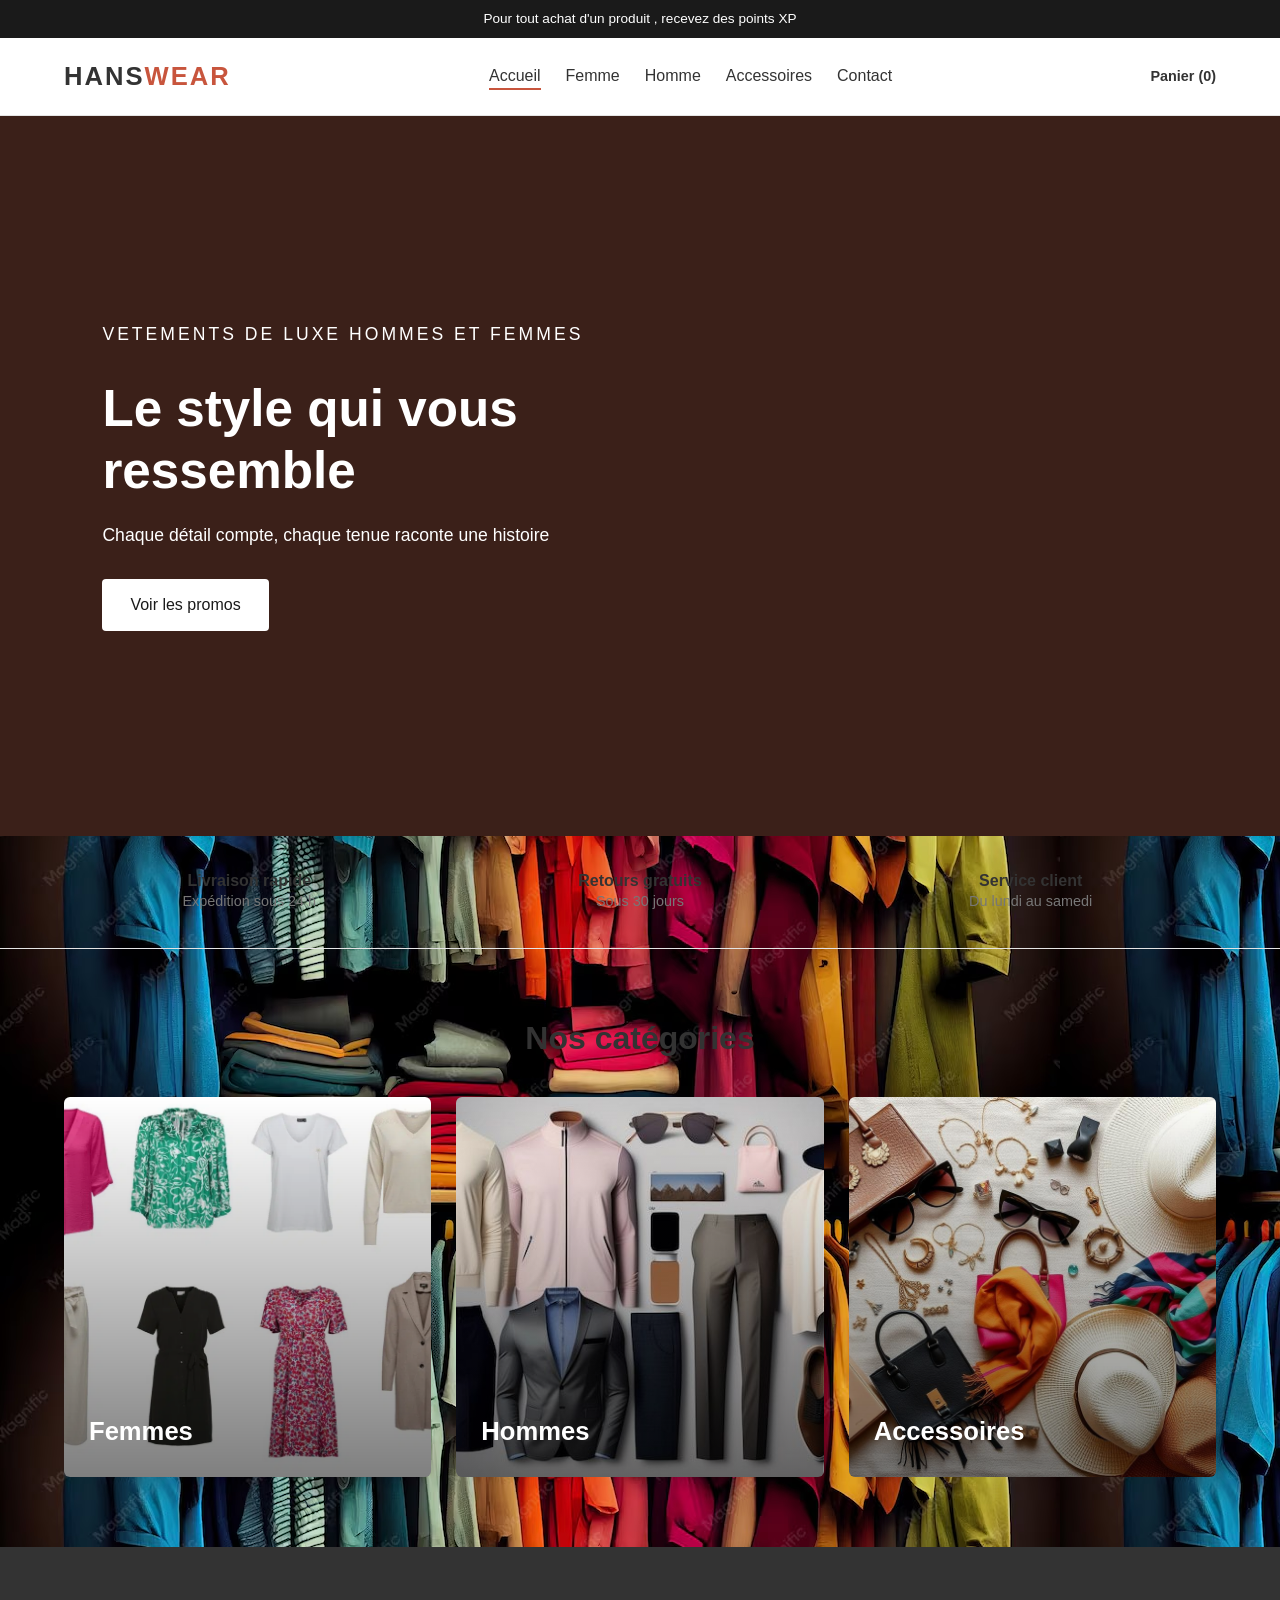
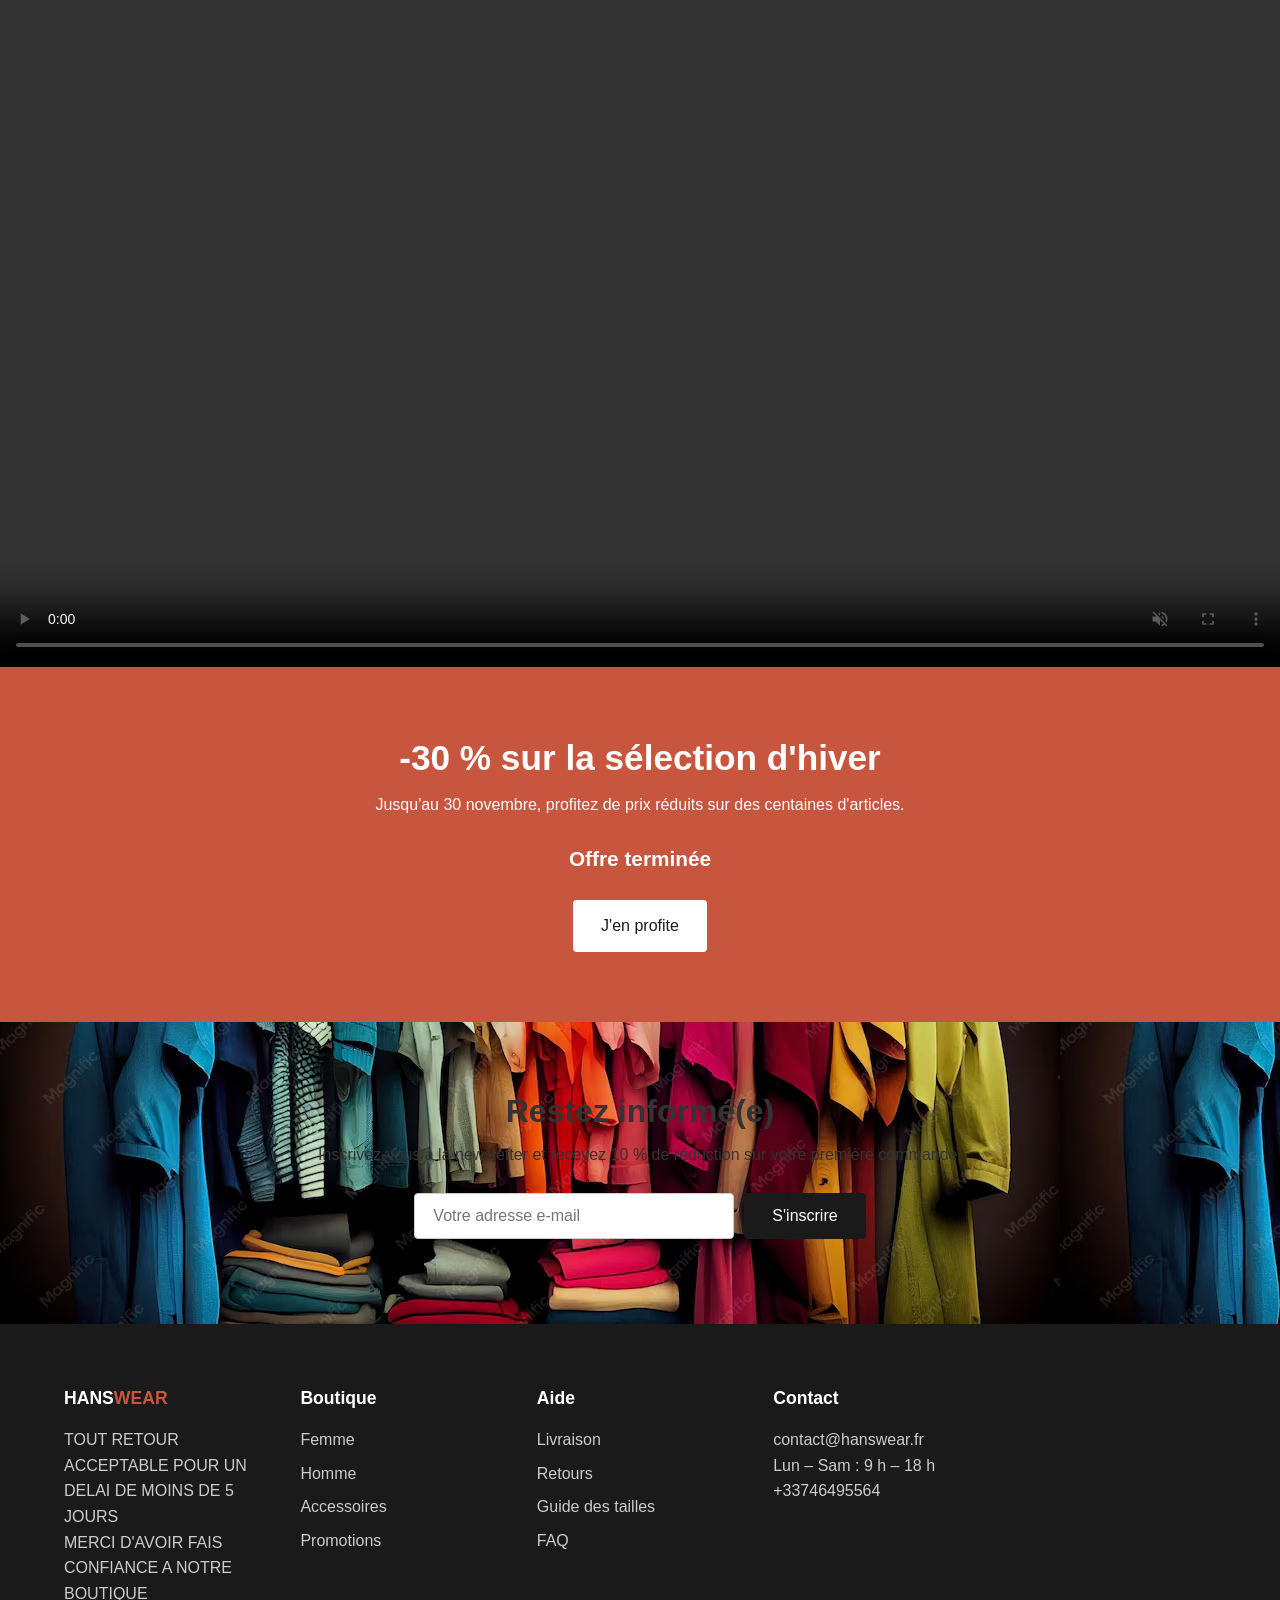
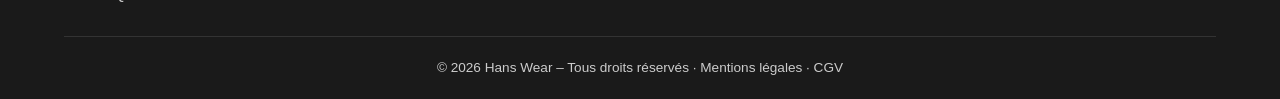
<file: index.html>
<!DOCTYPE html>
<html lang="fr">
<head>
  <meta charset="UTF-8">
  <meta name="viewport" content="width=device-width, initial-scale=1.0">
  <title>HANS wear votre boutique de luxe en ligne </title>
  <meta name="description" content="Nova Wear : vêtements homme, femme et accessoires. Nouvelle collection, livraison rapide et retours gratuits.">
  <link rel="stylesheet" href="style.css">
  <link rel="stylesheet" href="ui.css">
  <script src="script.js" defer></script>
</head>
<body>

  <!-- Bandeau d'annonce -->
  <div class="annonce">Pour tout achat d'un produit , recevez  des points XP </div>

  <!-- En-tête -->
  <header class="header">
    <a href="index.html" class="logo">HANS<span>WEAR</span></a>
    <button type="button" class="burger" aria-label="Ouvrir le menu" aria-expanded="false">☰</button>
    <nav>
      <ul class="menu">
        <li><a href="index.html" class="actif">Accueil</a></li>
        <li><a href="femme.html">Femme</a></li>
        <li><a href="homme.html">Homme</a></li>
        <li><a href="accessoires.html">Accessoires</a></li>
        <li><a href="#contact">Contact</a></li>
      </ul>
    </nav>
    <div class="actions">
    
      <a href="#" class="panier">Panier (0)</a>
    </div>
  </header>

  <main>

    <!-- Bannière principale -->
    <section class="hero">
      <!-- VIDEO EN FOND - C'EST ICI QUE TU LA METS -->
      <video class="hero-video" autoplay muted loop playsinline>
        <source src="M&S Mens Style The Art of Tailoring - TV AD 2016.mp4" type="video/mp4">
      </video>
      <div class="hero-overlay"></div>

      <div class="hero-texte">
        <p class="sur-titre">VETEMENTS DE LUXE HOMMES ET FEMMES  </p>
        <h1>Le style qui vous ressemble</h1>
        <p>Chaque détail compte, chaque tenue raconte une histoire</p>
        <div class="hero-boutons">
          <a href="promotion.html" class="btn btn-clair">Voir les promos</a>
        </div>
      </div>
    </section>

    <!-- Avantages -->
    <section class="avantages">
      <div class="avantage">
        <h3>Livraison rapide</h3>
        <p>Expédition sous 24 h</p>
      </div>
      <div class="avantage">
        <h3>Retours gratuits</h3>
        <p>Sous 30 jours</p>
      </div>
      <div class="avantage">
        <h3>Service client</h3>
        <p>Du lundi au samedi</p>
      </div>
    </section>

    <!-- Catégories -->
    <section id="categories" class="section">
      <h2>Nos catégories</h2>
      <div class="grille grille-3">
        <a href="femme.html" class="categorie cat-femme"><span>Femmes</span></a>
        <a href="homme.html" class="categorie cat-homme"><span>Hommes</span></a>
        <a href="accessoires.html" class="categorie cat-acc"><span>Accessoires</span></a>
      </div>
    </section>

    <!-- Nouveautés -->
    <section class="video-promo">

    <video autoplay muted loop controls>

        <source src="M&S Womens Fashion The New Autumn Season AW16 TV Ad.mp4" type="video/mp4"> </video>

</section>

    <!-- Promotion -->
    <section id="promos" class="promo">
      <h2>-30 % sur la sélection d'hiver</h2>
      <p>Jusqu'au 30 novembre, profitez de prix réduits sur des centaines d'articles.</p>
      <p id="compte-rebours" class="compte-rebours"></p>
      <a href="#" class="btn btn-clair">J'en profite</a>
    </section>

    <!-- Newsletter -->
    <section class="section newsletter">
      <h2>Restez informé(e)</h2>
      <p>Inscrivez-vous à la newsletter et recevez 10 % de réduction sur votre première commande.</p>
      <form action="#" method="post" class="form-news">
        <label for="email" class="cache">Adresse e-mail</label>
        <input type="email" id="email" name="email" placeholder="Votre adresse e-mail" required>
        <button type="submit" class="btn">S'inscrire</button>
      </form>
      <p id="msg-news" class="msg" role="status"></p>
    </section>

  </main>

  <!-- Pied de page -->
  <footer id="contact" class="footer">
    <div class="footer-col">
      <h4>HANS<span>WEAR</span></h4>
      <p>TOUT RETOUR ACCEPTABLE POUR UN DELAI DE MOINS DE 5 JOURS <br> MERCI D'AVOIR FAIS CONFIANCE A NOTRE BOUTIQUE </p>
    </div>
    <div class="footer-col">
      <h4>Boutique</h4>
      <ul>
        <li><a href="femme.html">Femme</a></li>
        <li><a href="homme.html">Homme</a></li>
        <li><a href="accessoires.html">Accessoires</a></li>
        <li><a href="#">Promotions</a></li>
      </ul>
    </div>
    <div class="footer-col">
      <h4>Aide</h4>
      <ul>
        <li><a href="#">Livraison</a></li>
        <li><a href="#">Retours</a></li>
        <li><a href="#">Guide des tailles</a></li>
        <li><a href="#">FAQ</a></li>
      </ul>
    </div>
    <div class="footer-col">
      <h4>Contact</h4>
      <p>contact@hanswear.fr</p>
      <p>Lun – Sam : 9 h – 18 h</p>
      <p>+33746495564</p>
    </div>
    <p class="copyright">© 2026 Hans Wear – Tous droits réservés · Mentions légales · CGV</p>
  </footer>
  

</body>
</html>
</file>
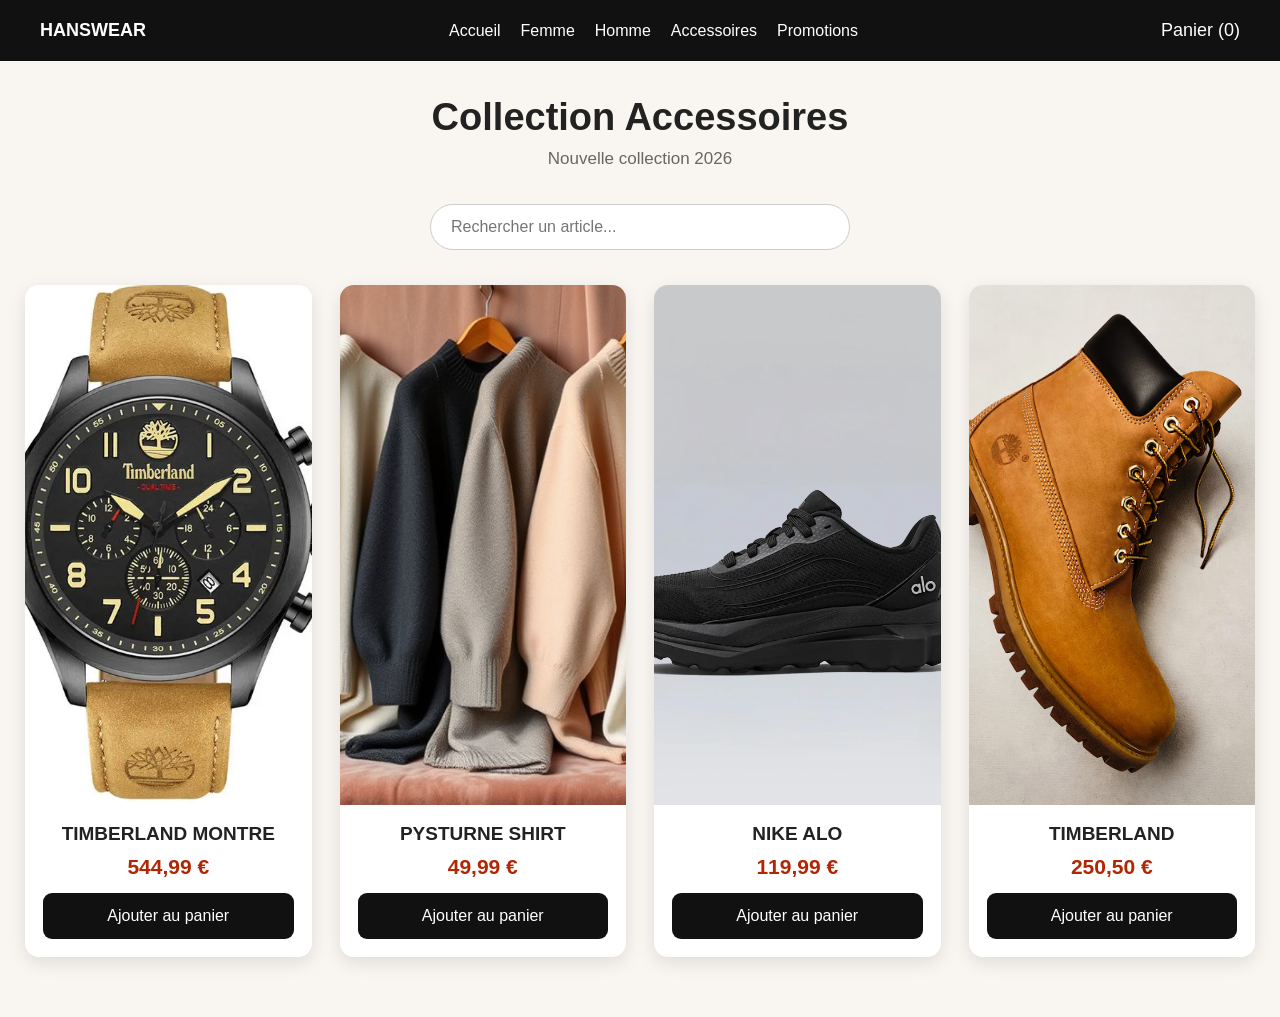
<file: accessoires.html>
<!DOCTYPE html>
<html lang="fr">
<head>
<meta charset="UTF-8">
<meta name="viewport" content="width=device-width, initial-scale=1.0">
<title>Collection Accessoires</title>
<style>
  *{margin:0;padding:0;box-sizing:border-box;font-family:Arial, sans-serif}
  body{background:#f9f5f0;color:#222}
  header{background:#111;color:#fff;padding:20px 40px;font-size:18px}
  h1{text-align:center;padding:35px 0 10px;font-size:38px}
  p{text-align:center;color:#666;margin-bottom:35px;font-size:17px}
  .grille{max-width:1450px;margin:0 auto;padding:0 25px 60px;display:grid;grid-template-columns:repeat(4,1fr);gap:28px}
  .carte{background:#fff;border-radius:14px;overflow:hidden;box-shadow:0 6px 18px rgba(0,0,0,0.1)}
  .carte img{width:100%;height:520px;object-fit:cover;display:block}
  .info{padding:18px;text-align:center}
  .info h3{font-size:19px;margin-bottom:10px}
  .prix{font-weight:bold;font-size:21px;color:#b12704;margin-bottom:14px}
  .prix span{color:#999;text-decoration:line-through;font-size:14px;margin-left:6px}
  .btn{width:100%;padding:14px;border:none;background:#111;color:#fff;border-radius:9px;cursor:pointer;font-size:16px}
  .btn:hover{background:#f2b705;color:#111}
  @media(max-width:1100px){.grille{grid-template-columns:repeat(2,1fr)} .carte img{height:480px}}
  @media(max-width:600px){.grille{grid-template-columns:1fr} .carte img{height:460px}}
</style>
<link rel="stylesheet" href="ui.css">
<script src="script.js" defer></script>
</head>
<body>

<header class="entete-boutique">
  <a href="index.html"><b>HANSWEAR</b></a>
  <nav>
    <a href="index.html">Accueil</a>
    <a href="femme.html">Femme</a>
    <a href="homme.html">Homme</a>
    <a href="accessoires.html">Accessoires</a>
    <a href="promotion.html">Promotions</a>
  </nav>
  <a href="#" class="panier">Panier (0)</a>
</header>

<h1>Collection Accessoires</h1>
<p>Nouvelle collection 2026</p>

<div class="recherche">
  <input type="search" id="recherche" aria-label="Rechercher un article" placeholder="Rechercher un article...">
</div>
<p id="aucun-resultat" hidden>Aucun article trouvé.</p>

<div class="grille">

  <div class="carte">
    <img src="OIP (5).webp" alt="Robe wax">
    <div class="info">
      <h3>TIMBERLAND MONTRE </h3>
      <div class="prix">544,99 € </div>
      <button class="btn">Ajouter au panier</button>
    </div>
  </div>

  <div class="carte">
    <img src="luxury_cashmere_sweater_picks_8etcu.jpg" alt="Robe soirée">
    <div class="info">
      <h3>PYSTURNE SHIRT</h3>
      <div class="prix">49,99 € </div>
      <button class="btn">Ajouter au panier</button>
    </div>
  </div>

  <div class="carte">
    <img src="alo1.webp" alt="Ensemble">
    <div class="info">
      <h3> NIKE ALO</h3>
      <div class="prix">119,99 €</div>
      <button class="btn">Ajouter au panier</button>
    </div>
  </div>

  <div class="carte">
    <img src="Timberland-Premium-6Inch-Waterproof-Boot-for-Men-in-Yellow.avif" alt="Abaya">
    <div class="info">
      <h3>TIMBERLAND</h3>
      <div class="prix">250,50 € </div>
      <button class="btn">Ajouter au panier</button>
    </div>
  </div>

</div>


</body>
</html>
</file>
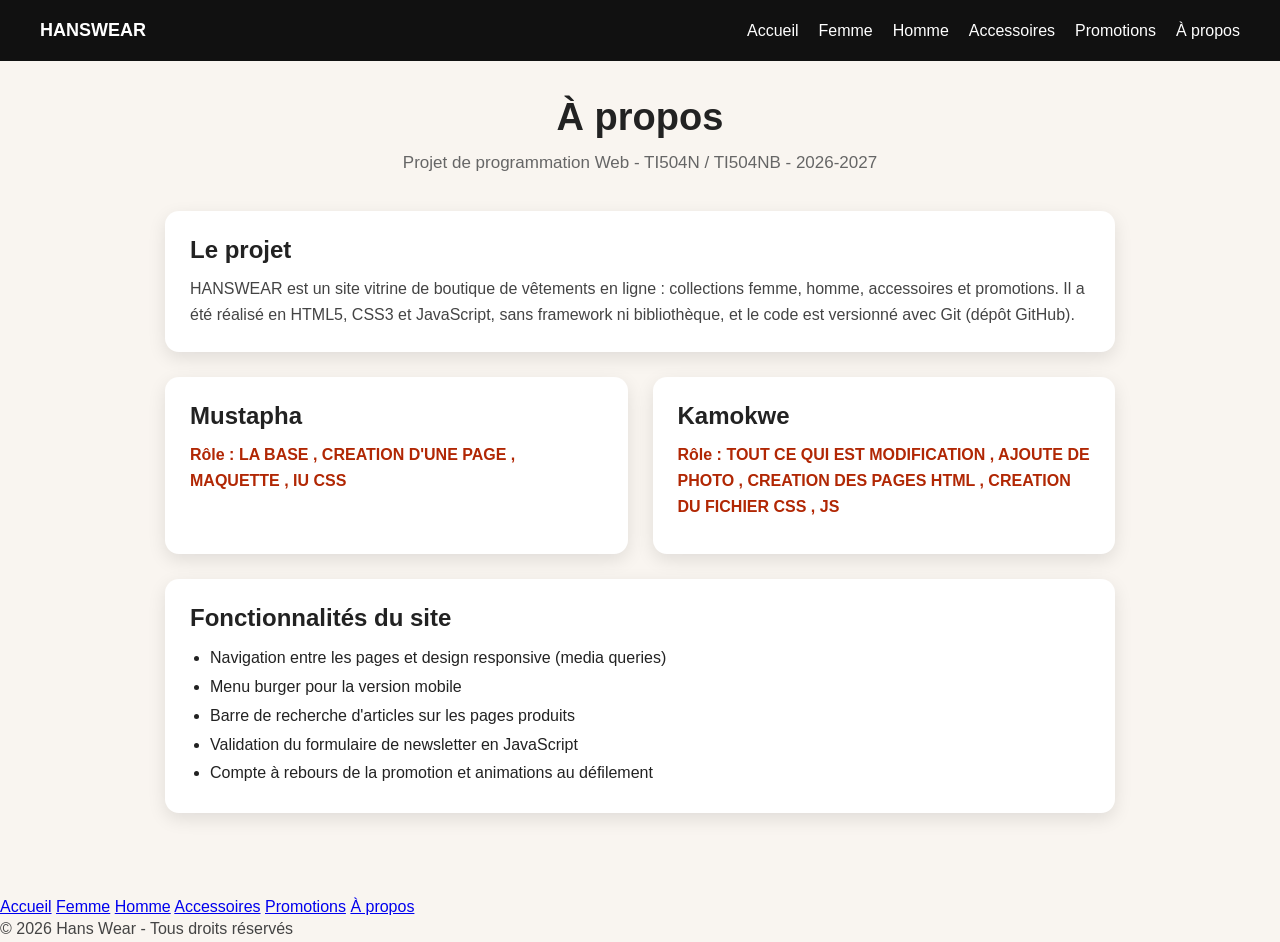
<file: apropos.html>
<!DOCTYPE html>
<html lang="fr">
<head>
<meta charset="UTF-8">
<meta name="viewport" content="width=device-width, initial-scale=1.0">
<title>À propos - HANSWEAR</title>
<style>
  *{margin:0;padding:0;box-sizing:border-box;font-family:Arial, sans-serif}
  body{background:#f9f5f0;color:#222}
  header{background:#111;color:#fff;padding:20px 40px;font-size:18px}
  h1{text-align:center;padding:35px 0 10px;font-size:38px}
  h2{font-size:24px;margin-bottom:12px}
  p{color:#444;line-height:1.6}
  main{max-width:1000px;margin:0 auto;padding:0 25px 60px}
  .intro{text-align:center;color:#666;margin-bottom:35px;font-size:17px}
  .bloc{background:#fff;border-radius:14px;padding:25px;margin-bottom:25px;box-shadow:0 6px 18px rgba(0,0,0,0.1)}
  .membres{display:grid;grid-template-columns:repeat(auto-fit,minmax(280px,1fr));gap:25px;margin-bottom:25px}
  .membres .bloc{margin-bottom:0}
  .role{font-weight:bold;color:#b12704;margin-bottom:10px}
  .a-completer{background:#fff3cd;color:#664d03;padding:8px 12px;border-radius:6px}
  .bloc ul{padding-left:20px;line-height:1.8}
</style>
<link rel="stylesheet" href="ui.css">
<script src="script.js" defer></script>
</head>
<body>

<header class="entete-boutique">
  <a href="index.html"><b>HANSWEAR</b></a>
  <nav>
    <a href="index.html">Accueil</a>
    <a href="femme.html">Femme</a>
    <a href="homme.html">Homme</a>
    <a href="accessoires.html">Accessoires</a>
    <a href="promotion.html">Promotions</a>
    <a href="apropos.html">À propos</a>
  </nav>
</header>

<h1>À propos</h1>

<main>
  <p class="intro">Projet de programmation Web - TI504N / TI504NB - 2026-2027</p>

  <section class="bloc">
    <h2>Le projet</h2>
    <p>HANSWEAR est un site vitrine de boutique de vêtements en ligne : collections femme, homme, accessoires et promotions. Il a été réalisé en HTML5, CSS3 et JavaScript, sans framework ni bibliothèque, et le code est versionné avec Git (dépôt GitHub).</p>
  </section>

  <section class="membres">
    <article class="bloc">
      <h2>Mustapha</h2>
      <p class="role">Rôle : LA BASE , CREATION D'UNE PAGE , MAQUETTE , IU CSS  </p>
    
    </article>
    <article class="bloc">
      <h2>Kamokwe</h2>
      <p class="role">Rôle : TOUT CE QUI EST MODIFICATION , AJOUTE DE PHOTO , CREATION DES PAGES HTML , CREATION DU FICHIER CSS  , JS </p>
      
    </article>
  </section>

  <section class="bloc">
    <h2>Fonctionnalités du site</h2>
    <ul>
      <li>Navigation entre les pages et design responsive (media queries)</li>
      <li>Menu burger pour la version mobile</li>
      <li>Barre de recherche d'articles sur les pages produits</li>
      <li>Validation du formulaire de newsletter en JavaScript</li>
      <li>Compte à rebours de la promotion et animations au défilement</li>
    </ul>
  </section>
</main>

<footer class="pied">
  <nav>
    <a href="index.html">Accueil</a>
    <a href="femme.html">Femme</a>
    <a href="homme.html">Homme</a>
    <a href="accessoires.html">Accessoires</a>
    <a href="promotion.html">Promotions</a>
    <a href="apropos.html">À propos</a>
  </nav>
  <p>© 2026 Hans Wear - Tous droits réservés</p>
</footer>

</body>
</html>
</file>
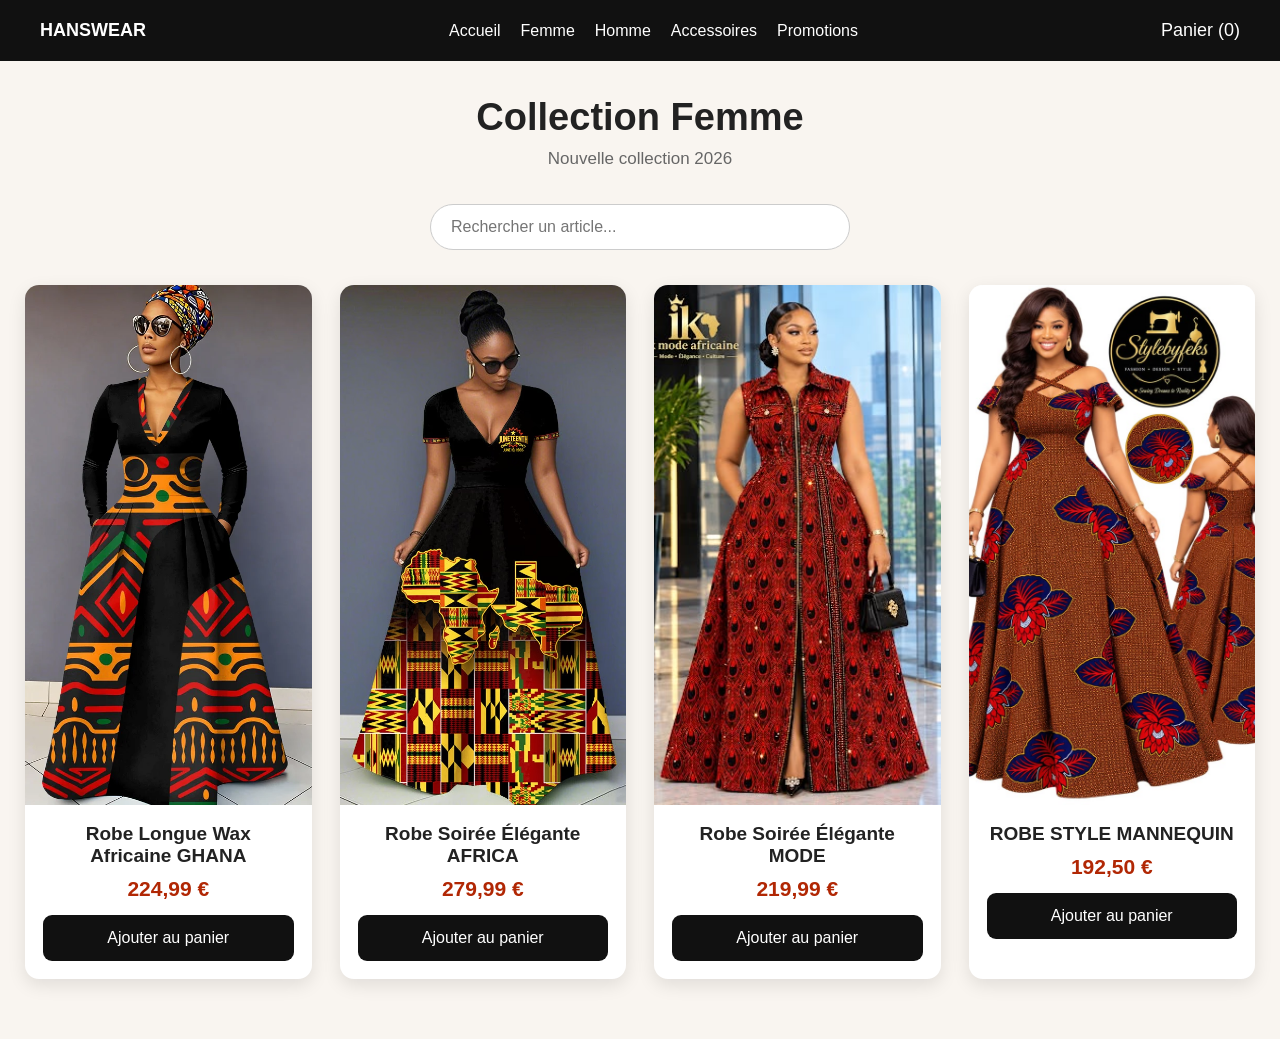
<file: femme.html>
<!DOCTYPE html>
<html lang="fr">
<head>
<meta charset="UTF-8">
<meta name="viewport" content="width=device-width, initial-scale=1.0">
<title>Collection Femme</title>
<style>
  *{margin:0;padding:0;box-sizing:border-box;font-family:Arial, sans-serif}
  body{background:#f9f5f0;color:#222}
  header{background:#111;color:#fff;padding:20px 40px;font-size:18px}
  h1{text-align:center;padding:35px 0 10px;font-size:38px}
  p{text-align:center;color:#666;margin-bottom:35px;font-size:17px}
  .grille{max-width:1450px;margin:0 auto;padding:0 25px 60px;display:grid;grid-template-columns:repeat(4,1fr);gap:28px}
  .carte{background:#fff;border-radius:14px;overflow:hidden;box-shadow:0 6px 18px rgba(0,0,0,0.1)}
  .carte img{width:100%;height:520px;object-fit:cover;display:block}
  .info{padding:18px;text-align:center}
  .info h3{font-size:19px;margin-bottom:10px}
  .prix{font-weight:bold;font-size:21px;color:#b12704;margin-bottom:14px}
  .prix span{color:#999;text-decoration:line-through;font-size:14px;margin-left:6px}
  .btn{width:100%;padding:14px;border:none;background:#111;color:#fff;border-radius:9px;cursor:pointer;font-size:16px}
  .btn:hover{background:#f2b705;color:#111}
  @media(max-width:1100px){.grille{grid-template-columns:repeat(2,1fr)} .carte img{height:480px}}
  @media(max-width:600px){.grille{grid-template-columns:1fr} .carte img{height:460px}}
</style>
<link rel="stylesheet" href="ui.css">
<script src="script.js" defer></script>
</head>
<body>

<header class="entete-boutique">
  <a href="index.html"><b>HANSWEAR</b></a>
  <nav>
    <a href="index.html">Accueil</a>
    <a href="femme.html">Femme</a>
    <a href="homme.html">Homme</a>
    <a href="accessoires.html">Accessoires</a>
    <a href="promotion.html">Promotions</a>
  </nav>
  <a href="#" class="panier">Panier (0)</a>
</header>

<h1>Collection Femme</h1>
<p>Nouvelle collection 2026</p>

<div class="recherche">
  <input type="search" id="recherche" aria-label="Rechercher un article" placeholder="Rechercher un article...">
</div>
<p id="aucun-resultat" hidden>Aucun article trouvé.</p>

<div class="grille">

  <div class="carte">
    <img src="GHANA.webp" alt="Robe wax">
    <div class="info">
      <h3>Robe Longue Wax Africaine GHANA </h3>
      <div class="prix">224,99 € </div>
      <button class="btn">Ajouter au panier</button>
    </div>
  </div>

  <div class="carte">
    <img src="CAMEROUN.avif" alt="Robe soirée">
    <div class="info">
      <h3>Robe Soirée Élégante AFRICA</h3>
      <div class="prix">279,99 € </div>
      <button class="btn">Ajouter au panier</button>
    </div>
  </div>

  <div class="carte">
    <img src="GG.jpg" alt="Ensemble">
    <div class="info">
      <h3>Robe Soirée Élégante MODE </h3>
      <div class="prix">219,99 €</div>
      <button class="btn">Ajouter au panier</button>
    </div>
  </div>

  <div class="carte">
    <img src="AFRICAN COLLECTION.jpg" alt="Abaya">
    <div class="info">
      <h3>ROBE STYLE MANNEQUIN</h3>
      <div class="prix">192,50 € </div>
      <button class="btn">Ajouter au panier</button>
    </div>
  </div>

</div>


</body>
</html>
</file>
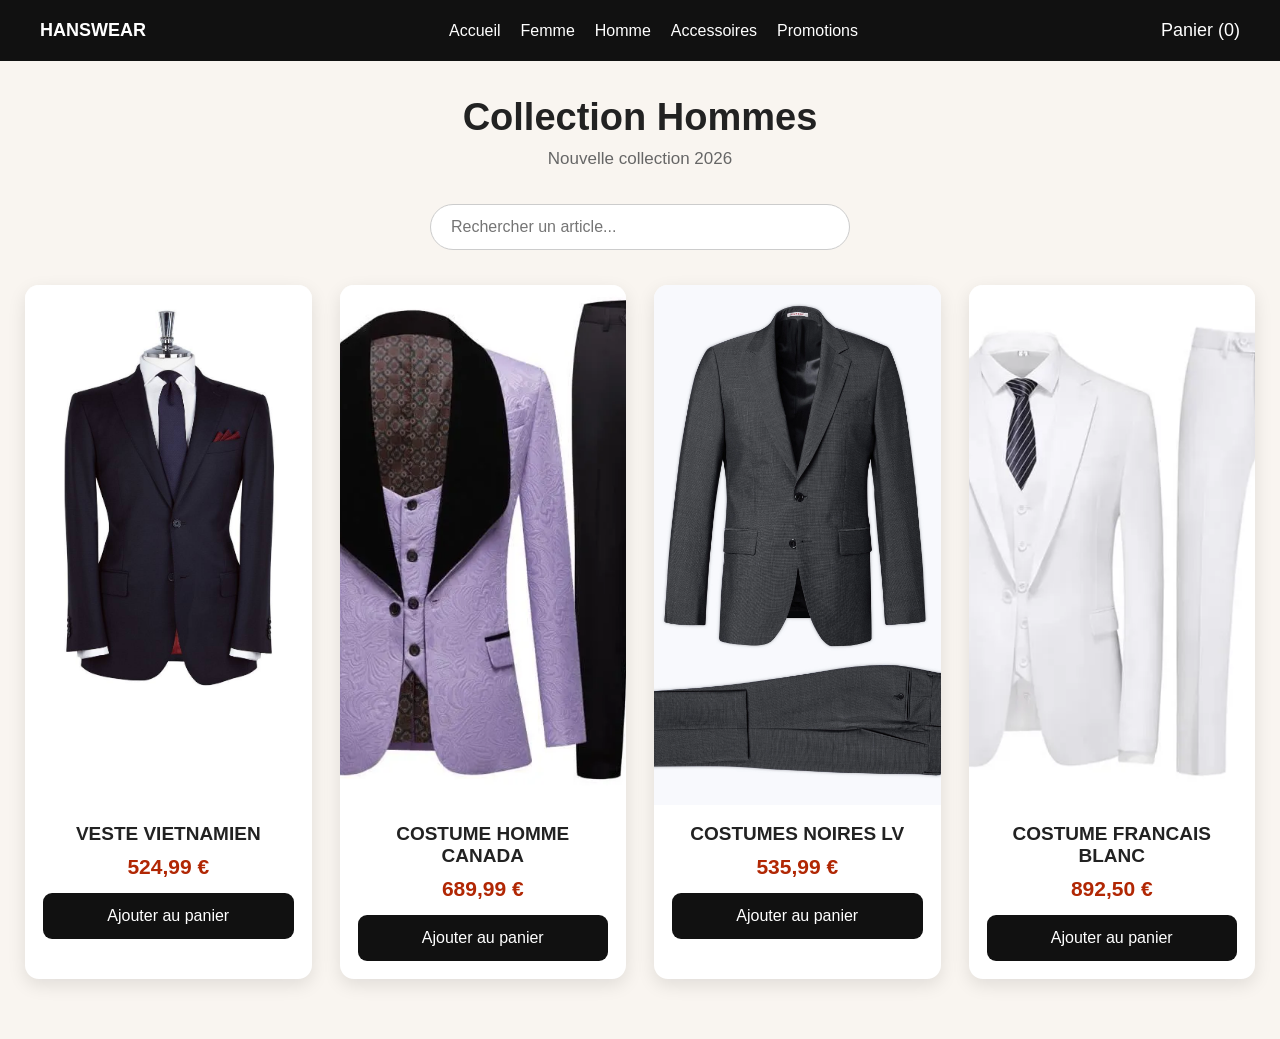
<file: homme.html>
<!DOCTYPE html>
<html lang="fr">
<head>
<meta charset="UTF-8">
<meta name="viewport" content="width=device-width, initial-scale=1.0">
<title>Collection Homme</title>
<style>
  *{margin:0;padding:0;box-sizing:border-box;font-family:Arial, sans-serif}
  body{background:#f9f5f0;color:#222}
  header{background:#111;color:#fff;padding:20px 40px;font-size:18px}
  h1{text-align:center;padding:35px 0 10px;font-size:38px}
  p{text-align:center;color:#666;margin-bottom:35px;font-size:17px}
  .grille{max-width:1450px;margin:0 auto;padding:0 25px 60px;display:grid;grid-template-columns:repeat(4,1fr);gap:28px}
  .carte{background:#fff;border-radius:14px;overflow:hidden;box-shadow:0 6px 18px rgba(0,0,0,0.1)}
  .carte img{width:100%;height:520px;object-fit:cover;display:block}
  .info{padding:18px;text-align:center}
  .info h3{font-size:19px;margin-bottom:10px}
  .prix{font-weight:bold;font-size:21px;color:#b12704;margin-bottom:14px}
  .prix span{color:#999;text-decoration:line-through;font-size:14px;margin-left:6px}
  .btn{width:100%;padding:14px;border:none;background:#111;color:#fff;border-radius:9px;cursor:pointer;font-size:16px}
  .btn:hover{background:#f2b705;color:#111}
  @media(max-width:1100px){.grille{grid-template-columns:repeat(2,1fr)} .carte img{height:480px}}
  @media(max-width:600px){.grille{grid-template-columns:1fr} .carte img{height:460px}}
</style>
<link rel="stylesheet" href="ui.css">
<script src="script.js" defer></script>
</head>
<body>

<header class="entete-boutique">
  <a href="index.html"><b>HANSWEAR</b></a>
  <nav>
    <a href="index.html">Accueil</a>
    <a href="femme.html">Femme</a>
    <a href="homme.html">Homme</a>
    <a href="accessoires.html">Accessoires</a>
    <a href="promotion.html">Promotions</a>
  </nav>
  <a href="#" class="panier">Panier (0)</a>
</header>

<h1>Collection Hommes</h1>
<p>Nouvelle collection 2026</p>

<div class="recherche">
  <input type="search" id="recherche" aria-label="Rechercher un article" placeholder="Rechercher un article...">
</div>
<p id="aucun-resultat" hidden>Aucun article trouvé.</p>

<div class="grille">

  <div class="carte">
    <img src="COSTUMES NOIRES .jpg" alt="Robe wax">
    <div class="info">
      <h3>VESTE VIETNAMIEN </h3>
      <div class="prix">524,99 € </div>
      <button class="btn">Ajouter au panier</button>
    </div>
  </div>

  <div class="carte">
    <img src="veste-pantalon-gilet-costume-homme-costume.webp" alt="Robe soirée">
    <div class="info">
      <h3>COSTUME HOMME CANADA</h3>
      <div class="prix">689,99 €</div>
      <button class="btn">Ajouter au panier</button>
    </div>
  </div>

  <div class="carte">
    <img src="costume-homme-coupe-regular-gris-anthracite-c2aido-f567-29-pz0d27127.1683215296.webp" alt="Ensemble">
    <div class="info">
      <h3>COSTUMES NOIRES LV </h3>
      <div class="prix">535,99 €</div>
      <button class="btn">Ajouter au panier</button>
    </div>
  </div>

  <div class="carte">
    <img src="costume-homme-marque-de-luxe-couleur-unie-ensemble.webp" alt="Abaya">
    <div class="info">
      <h3>COSTUME FRANCAIS BLANC </h3>
      <div class="prix">892,50 € </div>
      <button class="btn">Ajouter au panier</button>
    </div>
  </div>

</div>


</body>
</html>
</file>
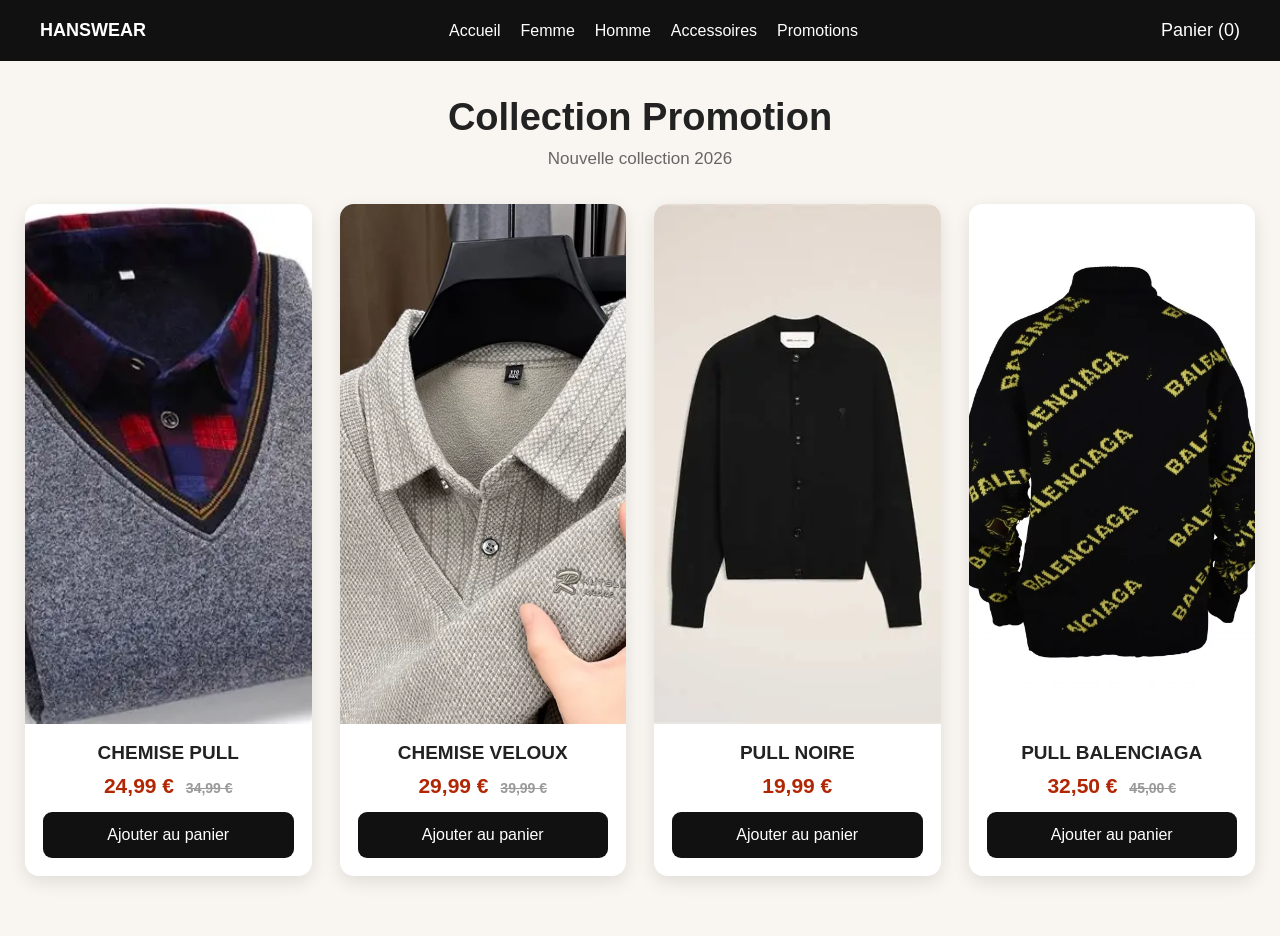
<file: promotion.html>
<!DOCTYPE html>
<html lang="fr">
<head>
<meta charset="UTF-8">
<meta name="viewport" content="width=device-width, initial-scale=1.0">
<title>Collection Promotion</title>
<style>
  *{margin:0;padding:0;box-sizing:border-box;font-family:Arial, sans-serif}
  body{background:#f9f5f0;color:#222}
  header{background:#111;color:#fff;padding:20px 40px;font-size:18px}
  h1{text-align:center;padding:35px 0 10px;font-size:38px}
  p{text-align:center;color:#666;margin-bottom:35px;font-size:17px}
  .grille{max-width:1450px;margin:0 auto;padding:0 25px 60px;display:grid;grid-template-columns:repeat(4,1fr);gap:28px}
  .carte{background:#fff;border-radius:14px;overflow:hidden;box-shadow:0 6px 18px rgba(0,0,0,0.1)}
  .carte img{width:100%;height:520px;object-fit:cover;display:block}
  .info{padding:18px;text-align:center}
  .info h3{font-size:19px;margin-bottom:10px}
  .prix{font-weight:bold;font-size:21px;color:#b12704;margin-bottom:14px}
  .prix span{color:#999;text-decoration:line-through;font-size:14px;margin-left:6px}
  .btn{width:100%;padding:14px;border:none;background:#111;color:#fff;border-radius:9px;cursor:pointer;font-size:16px}
  .btn:hover{background:#f2b705;color:#111}
  @media(max-width:1100px){.grille{grid-template-columns:repeat(2,1fr)} .carte img{height:480px}}
  @media(max-width:600px){.grille{grid-template-columns:1fr} .carte img{height:460px}}
</style>
<link rel="stylesheet" href="ui.css">
<script src="script.js" defer></script>
</head>
<body>

<header class="entete-boutique">
  <a href="index.html"><b>HANSWEAR</b></a>
  <nav>
    <a href="index.html">Accueil</a>
    <a href="femme.html">Femme</a>
    <a href="homme.html">Homme</a>
    <a href="accessoires.html">Accessoires</a>
    <a href="promotion.html">Promotions</a>
  </nav>
  <a href="#" class="panier">Panier (0)</a>
</header>

<h1>Collection Promotion</h1>
<p>Nouvelle collection 2026</p>

<div class="grille">

  <div class="carte">
    <img src="PULL (6).webp" alt="Robe wax">
    <div class="info">
      <h3>CHEMISE PULL</h3>
      <div class="prix">24,99 € <span>34,99 €</span></div>
      <button class="btn">Ajouter au panier</button>
    </div>
  </div>

  <div class="carte">
    <img src="PULLw_1__8_11zon_9d147529-8d5b-4a5b-832a-d26b475450d6.webp" alt="Robe soirée">
    <div class="info">
      <h3>CHEMISE VELOUX</h3>
      <div class="prix">29,99 € <span>39,99 €</span></div>
      <button class="btn">Ajouter au panier</button>
    </div>
  </div>

  <div class="carte">
    <img src="OIP (3).webp" alt="Ensemble">
    <div class="info">
      <h3>PULL NOIRE</h3>
      <div class="prix">19,99 €</div>
      <button class="btn">Ajouter au panier</button>
    </div>
  </div>

  <div class="carte">
    <img src="pull-balenciaga-laine-noir-logo-jaune-homme-col-roule.webp" alt="Abaya">
    <div class="info">
      <h3>PULL BALENCIAGA</h3>
      <div class="prix">32,50 € <span>45,00 €</span></div>
      <button class="btn">Ajouter au panier</button>
    </div>
  </div>

</div>


</body>
</html>
</file>
<file: style.css>
/* ===== Base ===== */
:root {
  --noir: #1a1a1a;
  --gris: #f4f2ee;
  --accent: #c8553d;
  --texte: #333;
}

* { margin: 0; padding: 0; box-sizing: border-box; }

body {
  background-image: url("MON IMAGE .avif");
  font-family: "Segoe UI", Arial, sans-serif;
  color: var(--texte);
  line-height: 1.6;
  
}

a { text-decoration: none; color: inherit; }
ul { list-style: none; }
h1, h2, h3 { line-height: 1.2; }

.cache { position: absolute; left: -9999px; }
.centre { text-align: center; margin-top: 40px; }

/* ===== Bandeau ===== */
.annonce {
  background: var(--noir);
  color: #fff;
  text-align: center;
  font-size: 0.85rem;
  padding: 8px 10px;
}

/* ===== En-tête ===== */
.header {
  display: flex;
  align-items: center;
  justify-content: space-between;
  flex-wrap: wrap;
  gap: 15px;
  padding: 18px 5%;
  background: #fff;
  border-bottom: 1px solid #e5e5e5;
  position: sticky;
  top: 0;
  z-index: 10;
}

.logo { font-size: 1.6rem; font-weight: 800; letter-spacing: 2px; }
.logo span, .footer h4 span { color: var(--accent); }

.menu { display: flex; gap: 25px; }
.menu a { font-weight: 500; padding-bottom: 4px; border-bottom: 2px solid transparent; }
.menu a:hover, .menu a.actif { border-color: var(--accent); }

.actions { display: flex; gap: 18px; font-size: 0.9rem; }
.actions a:hover { color: var(--accent); }
.panier { font-weight: 600; }

/* ===== Boutons ===== */
.btn {
  display: inline-block;
  background: var(--noir);
  color: #fff;
  padding: 13px 28px;
  border: none;
  border-radius: 4px;
  font-size: 1rem;
  cursor: pointer;
  transition: background 0.3s, transform 0.2s;
}
.btn:hover { background: var(--accent); transform: translateY(-2px); }
.btn-clair { background: #fff; color: var(--noir); }
.btn-clair:hover { background: var(--accent); color: #fff; }
.btn-contour { background: transparent; color: var(--noir); border: 2px solid var(--noir); }
.btn-contour:hover { background: var(--noir); color: #fff; }
.btn-petit { padding: 9px 18px; font-size: 0.9rem; }

/* ===== Hero ===== */
.hero {
  min-height: 80vh;
  display: flex;
  align-items: center;
  padding: 0 8%;
  color: #fff;
  background:
    linear-gradient(90deg, rgba(0,0,0,0.65), rgba(0,0,0,0.15)),
    linear-gradient(135deg, #5b4a42, #c8553d);
  background-size: cover;
  background-position: center;
}
.hero-texte { max-width: 520px; }
.sur-titre { text-transform: uppercase; letter-spacing: 3px; font-size: 0.85rem; margin-bottom: 15px; }
.hero h1 { font-size: 3.2rem; margin-bottom: 20px; }
.hero p { margin-bottom: 30px; font-size: 1.1rem; }
.hero-boutons { display: flex; gap: 15px; flex-wrap: wrap; }

/* ===== Avantages ===== */
.avantages {
  display: grid;
  grid-template-columns: repeat(auto-fit, minmax(200px, 1fr));
  gap: 20px;
  padding: 35px 5%;
  text-align: center;
  border-bottom: 1px solid #e5e5e5;
}
.avantage h3 { font-size: 1rem; }
.avantage p { font-size: 0.9rem; color: #777; }

/* ===== Sections ===== */
.section { padding: 70px 5%; }
.section h2 { text-align: center; font-size: 2rem; margin-bottom: 40px; }
.section-gris { background: var(--gris); }

.grille { display: grid; gap: 25px; }
.grille-3 { grid-template-columns: repeat(auto-fit, minmax(260px, 1fr)); }
.grille-4 { grid-template-columns: repeat(auto-fit, minmax(220px, 1fr)); }

/* ===== Catégories ===== */
.categorie {
  height: 380px;
  display: flex;
  align-items: flex-end;
  padding: 25px;
  border-radius: 6px;
  color: #fff;
  font-size: 1.6rem;
  font-weight: 700;
  background-size: cover;
  background-position: center;
}
.categorie:hover { transform: scale(1.02); }
.cat-femme { background-image:linear-gradient(to top, rgba(0,0,0,0.5), transparent),url("Vetement  femmes .webp");background-size: cover;background-position: center;}
.cat-homme { background-image: linear-gradient(to top, rgba(0,0,0,0.5), transparent), url("HOMME.jpg");background-size: cover;background-position: center; }
.cat-acc   { background-image: linear-gradient(to top, rgba(0,0,0,0.5), transparent), url("ACCESSOIRES.jpg");background-size: cover;background-position: center;}

/* ===== Produits ===== */
.produit {
  background: #fff;
  padding: 15px;
  border-radius: 6px;
  text-align: center;
  box-shadow: 0 2px 10px rgba(0,0,0,0.06);
  transition: box-shadow 0.3s;
}
.produit:hover { box-shadow: 0 8px 22px rgba(0,0,0,0.12); }

.produit-img {
  height: 280px;
  border-radius: 4px;
  margin-bottom: 15px;
  position: relative;
  background-size: cover;
  background-position: center;
}
.img1 { background-image: linear-gradient(135deg, #b9a79a, #6d5a4d); }
.img2 { background-image: linear-gradient(135deg, #9fb4c7, #4a6076); }
.img3 { background-image: linear-gradient(135deg, #7d8fa8, #2e3b52); }
.img4 { background-image: linear-gradient(135deg, #d8b4a0, #a35d4a); }

.badge {
  position: absolute;
  top: 10px; left: 10px;
  background: var(--accent);
  color: #fff;
  font-size: 0.75rem;
  padding: 4px 10px;
  border-radius: 3px;
}
.produit h3 { font-size: 1.05rem; margin-bottom: 4px; }
.categorie-nom { font-size: 0.85rem; color: #888; }
.prix { font-weight: 700; font-size: 1.15rem; margin: 8px 0 14px; }

/* ===== Promo ===== */
.promo {
  background: var(--accent);
  color: #fff;
  text-align: center;
  padding: 70px 5%;
}
.promo h2 { font-size: 2.2rem; margin-bottom: 12px; }
.promo p { margin-bottom: 25px; }

/* ===== Newsletter ===== */
.newsletter { text-align: center; }
.newsletter h2 { margin-bottom: 12px; }
.form-news {
  display: flex;
  justify-content: center;
  flex-wrap: wrap;
  gap: 10px;
  margin-top: 25px;
}
.form-news input {
  padding: 13px 18px;
  width: 320px;
  max-width: 100%;
  border: 1px solid #ccc;
  border-radius: 4px;
  font-size: 1rem;
}

/* ===== Footer ===== */
.footer {
  background: var(--noir);
  color: #ccc;
  padding: 60px 5% 20px;
  display: grid;
  grid-template-columns: repeat(auto-fit, minmax(200px, 1fr));
  gap: 30px;
}
.footer h4 { color: #fff; margin-bottom: 15px; font-size: 1.1rem; }
.footer li { margin-bottom: 8px; }
.footer a:hover { color: var(--accent); }
.copyright {
  grid-column: 1 / -1;
  text-align: center;
  border-top: 1px solid #333;
  padding-top: 20px;
  font-size: 0.85rem;
}

/* ===== Responsive ===== */
@media (max-width: 768px) {
  .header { justify-content: center; }
  .menu { flex-wrap: wrap; justify-content: center; gap: 15px; }
  .hero h1 { font-size: 2.3rem; }
  .hero { min-height: 65vh; }
  
}
.titre-accessoires {
    color: white;
    text-align: center;
    margin-top: 20px;
}
.titre-femmes {
    color: white;
    text-align: center;
    margin-top: 20px;
}
.titre-hommes {
    color: white;
    text-align: center;
    margin-top: 20px;
}
.video-promo {
    width: 100%;
    padding: 0;
}

.video-promo video {
    width: 100%;
    height: 80vh;
    object-fit: cover;
    display: block;
}
/* VIDEO EN FOND DU HERO */
.hero {
  position: relative;
  overflow: hidden;
  /* garde ta couleur marron en secours si la vidéo ne charge pas */
  background: #6b3a2e;
}

.hero-video {
  position: absolute;
  top: 0;
  left: 0;
  width: 100%;
  height: 100%;
  object-fit: cover; /* la vidéo remplit tout le marron sans être déformée */
  z-index: 0;
}

.hero-overlay {
  position: absolute;
  top: 0;
  left: 0;
  width: 100%;
  height: 100%;
  background: rgba(0, 0, 0, 0.45); /* voile noir pour que ton texte reste lisible */
  z-index: 1;
}

.hero-texte {
  position: relative;
  z-index: 2; /* ton texte passe AU-DESSUS de la vidéo */
}
</file>
<file: ui.css>
/* ui.css - styles des fonctionnalites JavaScript (burger, panier, toast, etc.) */

/* ----- Menu burger (accueil) ----- */
.burger {
  display: none;
  background: none;
  border: 2px solid #1a1a1a;
  border-radius: 4px;
  font-size: 1.4rem;
  line-height: 1;
  padding: 4px 12px;
  cursor: pointer;
}
@media (max-width: 768px) {
  .js .burger { display: block; }
  .js .header nav { display: none; }
  .js .header nav.ouvert { display: block; flex-basis: 100%; order: 5; }
  .js .header nav.ouvert .menu { flex-direction: column; align-items: center; }
}

/* ----- En-tete des pages produits ----- */
.entete-boutique {
  display: flex;
  align-items: center;
  justify-content: space-between;
  flex-wrap: wrap;
  gap: 15px;
}
.entete-boutique a { color: #fff; text-decoration: none; }
.entete-boutique a:hover { color: #f2b705; }
.entete-boutique nav { display: flex; gap: 20px; flex-wrap: wrap; font-size: 16px; }

/* ----- Message "ajoute au panier" ----- */
.toast {
  position: fixed;
  bottom: 25px;
  left: 50%;
  transform: translateX(-50%) translateY(20px);
  background: #111;
  color: #fff;
  padding: 14px 24px;
  border-radius: 8px;
  font-family: Arial, sans-serif;
  opacity: 0;
  pointer-events: none;
  transition: opacity 0.3s, transform 0.3s;
  z-index: 200;
}
.toast.visible { opacity: 1; transform: translateX(-50%) translateY(0); }

/* ----- Recapitulatif du panier ----- */
.panneau-panier {
  position: fixed;
  top: 20px;
  right: 20px;
  width: min(360px, calc(100vw - 40px));
  max-height: 80vh;
  overflow: auto;
  background: #fff;
  color: #222;
  font-family: Arial, sans-serif;
  padding: 20px;
  border-radius: 10px;
  box-shadow: 0 10px 30px rgba(0, 0, 0, 0.3);
  z-index: 150;
}
.pan-titre { font-size: 1.2rem; font-weight: bold; margin-bottom: 12px; }
.pan-ligne { margin-bottom: 8px; font-size: 0.95rem; }
.pan-total { font-weight: bold; font-size: 1.1rem; margin: 12px 0 8px; }
.pan-boutons { display: flex; gap: 10px; margin-top: 15px; }
.pan-btn {
  flex: 1;
  padding: 10px;
  border: none;
  background: #111;
  color: #fff;
  border-radius: 6px;
  cursor: pointer;
}
.pan-btn:hover { background: #f2b705; color: #111; }

/* ----- Messages du formulaire ----- */
.msg { margin: 15px auto 0; max-width: 420px; border-radius: 6px; font-size: 0.95rem; }
.msg-ok, .msg-erreur { padding: 10px 16px; }
.msg-ok { background: #d9f2dd; color: #14532d; }
.msg-erreur { background: #fde0dc; color: #7f1d1d; }

/* ----- Compte a rebours ----- */
.compte-rebours { font-weight: bold; font-size: 1.3rem; }

/* ----- Apparition au defilement (seulement si le JS tourne) ----- */
.js .reveal {
  opacity: 0;
  transform: translateY(30px);
  transition: opacity 0.7s ease, transform 0.7s ease;
}
.js .reveal.visible { opacity: 1; transform: none; }
@media (prefers-reduced-motion: reduce) {
  .js .reveal { opacity: 1; transform: none; transition: none; }
}

/* ----- Barre de recherche (pages produits) ----- */
.recherche { text-align: center; margin-bottom: 35px; }
.recherche input {
  width: min(420px, 90%);
  padding: 13px 20px;
  border: 1px solid #ccc;
  border-radius: 30px;
  font-size: 16px;
}
</file>
